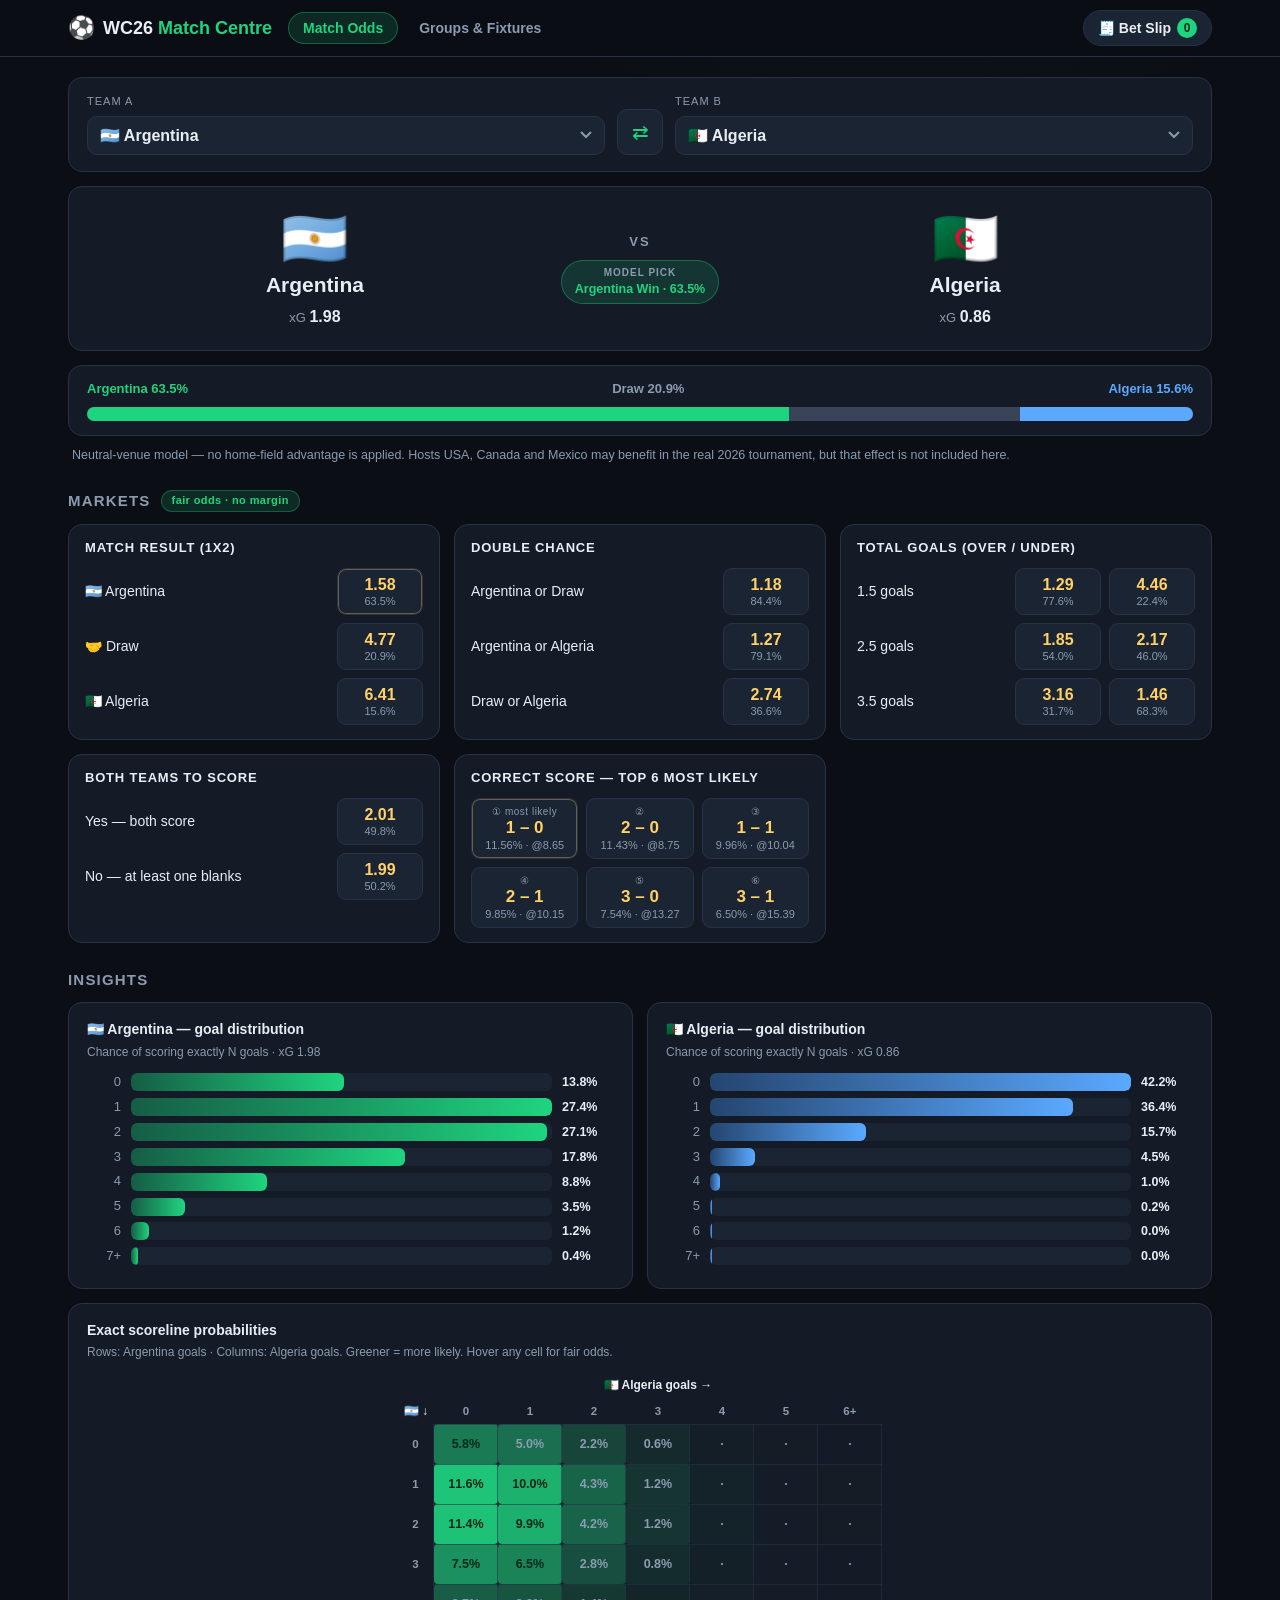
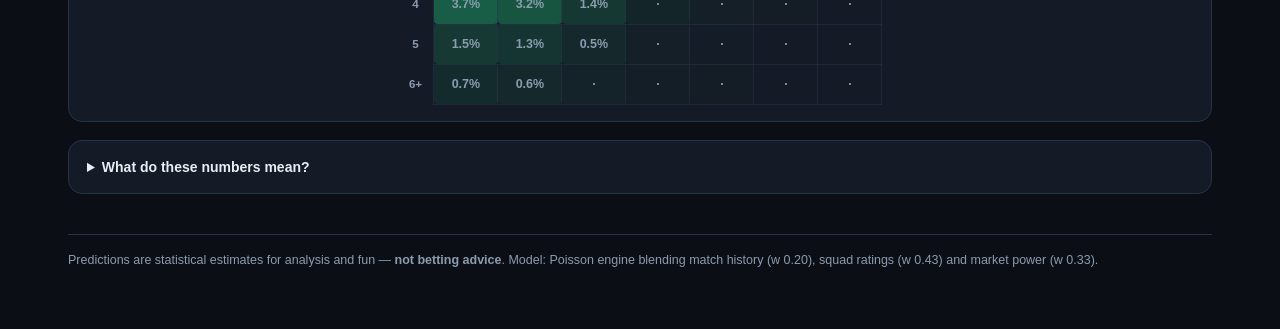
<file: webapp/index.html>
<!DOCTYPE html>
<html lang="en">
<head>
<meta charset="UTF-8">
<meta name="viewport" content="width=device-width, initial-scale=1.0">
<title>WC26 Match Centre · World Cup Prediction Engine</title>
<meta name="description" content="Poisson-based 2026 World Cup match predictor — fair odds, exact scorelines, group projections.">
<link rel="icon" href="data:image/svg+xml,<svg xmlns='http://www.w3.org/2000/svg' viewBox='0 0 100 100'><text y='.9em' font-size='90'>⚽</text></svg>">
<link rel="stylesheet" href="style.css">
</head>
<body>

<header class="topbar">
  <div class="topbar-inner">
    <div class="brand" id="brand">
      <span class="brand-ball">⚽</span>
      <span class="brand-text">WC26 <em>Match Centre</em></span>
    </div>
    <nav class="nav">
      <button class="nav-pill active" data-view="match">Match Odds</button>
      <button class="nav-pill" data-view="groups">Groups &amp; Fixtures</button>
    </nav>
    <button class="slip-toggle" id="slipToggle">
      🧾 Bet Slip <span class="slip-count" id="slipCount">0</span>
    </button>
  </div>
</header>

<main class="page">

  <!-- ======================= MATCH VIEW ======================= -->
  <section class="view" id="view-match">

    <div class="picker-bar panel">
      <div class="picker">
        <label for="homeSelect">Team A</label>
        <select id="homeSelect"></select>
      </div>
      <button class="swap-btn" id="swapBtn" title="Swap teams">⇄</button>
      <div class="picker">
        <label for="awaySelect">Team B</label>
        <select id="awaySelect"></select>
      </div>
    </div>

    <div class="hero panel" id="heroCard"><!-- filled by JS --></div>

    <div class="outcome-bar-wrap panel" id="outcomeBar"><!-- filled by JS --></div>

    <p class="note">
      Neutral-venue model — no home-field advantage is applied. Hosts USA, Canada and Mexico
      may benefit in the real 2026 tournament, but that effect is not included here.
    </p>

    <h2 class="section-title">Markets <span class="fair-tag">fair odds · no margin</span></h2>
    <div class="markets-grid" id="marketsGrid"><!-- filled by JS --></div>

    <h2 class="section-title">Insights</h2>
    <div class="insights-grid">
      <div class="panel insight-card" id="distHome"></div>
      <div class="panel insight-card" id="distAway"></div>
    </div>
    <div class="panel heatmap-card" id="heatmapCard"></div>

    <details class="explainer panel">
      <summary>What do these numbers mean?</summary>
      <div class="explainer-body">
        <p><strong>Expected Goals (xG)</strong> — the <em>average</em> goals a team is expected to
        score in this matchup. An xG of 2.0 doesn't mean exactly 2 goals; it means that over many
        replays of this fixture they would average 2 per game.</p>
        <p><strong>Win / Draw %</strong> — the chance each team wins or the match ends level,
        derived from a Poisson score model. All three always sum to 100%.</p>
        <p><strong>Fair odds</strong> — simply 1 ÷ probability, with no bookmaker margin baked in.
        Odds of 2.50 mean a 40% model chance.</p>
        <p><strong>Model pick</strong> — the win/draw outcome with the highest probability. It can
        differ from the most likely <em>exact scoreline</em>: for xG ≈ 2, scoring exactly 1 or 2
        goals are nearly equally likely (~27% each), which is why a 1–1 can edge out a 2–1.</p>
        <p>The model blends international match history (2022+), EA FC squad ratings and betting
        market power into attack / defence strengths, feeding independent Poisson distributions
        (validated at ±0.236 goals MAE vs Bet365 correct-score odds).</p>
      </div>
    </details>
  </section>

  <!-- ======================= GROUPS VIEW ======================= -->
  <section class="view hidden" id="view-groups">
    <h2 class="section-title">2026 Group Stage — Projected Tables
      <span class="fair-tag">xPts = model expected points</span>
    </h2>
    <div class="groups-grid" id="groupsGrid"><!-- filled by JS --></div>

    <h2 class="section-title">Fixture Finder</h2>
    <div class="panel fixtures-panel">
      <div class="fixture-filters">
        <select id="groupFilter"></select>
        <div class="seg" id="mdFilter">
          <button class="seg-btn active" data-md="all">All matchdays</button>
          <button class="seg-btn" data-md="1">MD 1</button>
          <button class="seg-btn" data-md="2">MD 2</button>
          <button class="seg-btn" data-md="3">MD 3</button>
        </div>
      </div>
      <div class="fixtures-list" id="fixturesList"><!-- filled by JS --></div>
    </div>
  </section>

  <footer class="footer">
    Predictions are statistical estimates for analysis and fun — <strong>not betting advice</strong>.
    Model: Poisson engine blending match history (w 0.20), squad ratings (w 0.43) and market power (w 0.33).
  </footer>
</main>

<!-- ======================= BET SLIP ======================= -->
<aside class="slip" id="slipPanel">
  <div class="slip-head">
    <span>🧾 Bet Slip</span>
    <button class="slip-close" id="slipClose">✕</button>
  </div>
  <div class="slip-body" id="slipBody"></div>
  <div class="slip-foot" id="slipFoot"></div>
</aside>
<div class="slip-backdrop" id="slipBackdrop"></div>

<div class="toast" id="toast"></div>

<script src="data.js"></script>
<script src="app.js"></script>
</body>
</html>
</file>
<file: webapp/style.css>
/* ============ WC26 Match Centre — sportsbook theme ============ */
:root {
  --bg: #0b0f15;
  --panel: #141b26;
  --panel-2: #1b2433;
  --line: #273248;
  --text: #e9eef5;
  --muted: #8b9bb0;
  --accent: #1fd47f;
  --accent-dim: rgba(31, 212, 127, 0.14);
  --odds: #ffd166;
  --draw: #8b9bb0;
  --away: #5aa9ff;
  --danger: #ff6b6b;
  --radius: 14px;
}

* { box-sizing: border-box; }
html, body { margin: 0; padding: 0; }
body {
  background:
    radial-gradient(1100px 500px at 70% -10%, rgba(31, 212, 127, 0.07), transparent 60%),
    var(--bg);
  color: var(--text);
  font-family: -apple-system, BlinkMacSystemFont, "Segoe UI", Roboto, "Helvetica Neue", Arial, sans-serif;
  line-height: 1.45;
}
button { font-family: inherit; }

/* ---------- top bar ---------- */
.topbar {
  position: sticky; top: 0; z-index: 40;
  background: rgba(11, 15, 21, 0.92);
  backdrop-filter: blur(8px);
  border-bottom: 1px solid var(--line);
}
.topbar-inner {
  max-width: 1180px; margin: 0 auto; padding: 10px 18px;
  display: flex; align-items: center; gap: 16px;
}
.brand { display: flex; align-items: center; gap: 8px; font-weight: 800; font-size: 18px; cursor: default; white-space: nowrap; }
.brand-ball { font-size: 22px; }
.brand-text em { font-style: normal; color: var(--accent); }
.nav { display: flex; gap: 6px; flex: 1; }
.nav-pill {
  background: transparent; color: var(--muted); border: 1px solid transparent;
  padding: 7px 14px; border-radius: 999px; font-size: 14px; font-weight: 600; cursor: pointer;
}
.nav-pill:hover { color: var(--text); }
.nav-pill.active { background: var(--accent-dim); color: var(--accent); border-color: rgba(31, 212, 127, 0.35); }
.slip-toggle {
  background: var(--panel-2); color: var(--text); border: 1px solid var(--line);
  padding: 7px 14px; border-radius: 999px; font-size: 14px; font-weight: 700; cursor: pointer;
  display: flex; align-items: center; gap: 6px; white-space: nowrap;
}
.slip-toggle:hover { border-color: var(--accent); }
.slip-count {
  background: var(--accent); color: #06281a; border-radius: 999px;
  font-size: 12px; font-weight: 800; min-width: 20px; height: 20px;
  display: inline-flex; align-items: center; justify-content: center; padding: 0 5px;
}

/* ---------- layout ---------- */
.page { max-width: 1180px; margin: 0 auto; padding: 20px 18px 60px; }
.view.hidden { display: none; }
.panel {
  background: var(--panel); border: 1px solid var(--line); border-radius: var(--radius);
  padding: 16px 18px;
}
.section-title {
  font-size: 15px; text-transform: uppercase; letter-spacing: 1.2px; color: var(--muted);
  margin: 26px 0 12px; display: flex; align-items: center; gap: 10px;
}
.fair-tag {
  font-size: 11px; letter-spacing: 0.4px; text-transform: none;
  background: var(--accent-dim); color: var(--accent);
  border: 1px solid rgba(31, 212, 127, 0.3); border-radius: 999px; padding: 2px 10px;
}
.note { color: var(--muted); font-size: 12.5px; margin: 10px 4px 0; }
.footer { color: var(--muted); font-size: 12.5px; margin-top: 40px; border-top: 1px solid var(--line); padding-top: 16px; }

/* ---------- picker bar ---------- */
.picker-bar { display: flex; align-items: flex-end; gap: 12px; }
.picker { flex: 1; display: flex; flex-direction: column; gap: 6px; }
.picker label { font-size: 11px; text-transform: uppercase; letter-spacing: 1px; color: var(--muted); }
.picker select {
  width: 100%; background: var(--panel-2); color: var(--text);
  border: 1px solid var(--line); border-radius: 10px; padding: 10px 12px;
  font-size: 16px; font-weight: 600; cursor: pointer; appearance: none;
  background-image: url("data:image/svg+xml;charset=UTF-8,%3csvg xmlns='http://www.w3.org/2000/svg' width='12' height='8'%3e%3cpath d='M1 1l5 5 5-5' stroke='%238b9bb0' stroke-width='2' fill='none'/%3e%3c/svg%3e");
  background-repeat: no-repeat; background-position: right 12px center;
}
.picker select:focus { outline: none; border-color: var(--accent); }
.swap-btn {
  background: var(--panel-2); color: var(--accent); border: 1px solid var(--line);
  border-radius: 10px; width: 46px; height: 46px; font-size: 20px; cursor: pointer; flex: none;
}
.swap-btn:hover { border-color: var(--accent); }

/* ---------- hero ---------- */
.hero { margin-top: 14px; padding: 22px 18px; }
.hero-grid { display: grid; grid-template-columns: 1fr auto 1fr; align-items: center; gap: 10px; }
.hero-team { text-align: center; }
.hero-flag { font-size: 54px; line-height: 1.1; }
.hero-name { font-size: 21px; font-weight: 800; margin-top: 2px; }
.hero-xg { color: var(--muted); font-size: 13px; margin-top: 4px; }
.hero-xg b { color: var(--text); font-size: 16px; }
.hero-mid { text-align: center; padding: 0 8px; }
.hero-vs { font-size: 13px; font-weight: 800; color: var(--muted); letter-spacing: 2px; }
.pick-badge {
  margin-top: 8px; display: inline-block;
  background: var(--accent-dim); border: 1px solid rgba(31, 212, 127, 0.35);
  color: var(--accent); font-size: 12.5px; font-weight: 700;
  border-radius: 999px; padding: 5px 13px; white-space: nowrap;
}
.pick-badge small { display: block; font-size: 10px; font-weight: 600; color: var(--muted); letter-spacing: 1px; }

/* ---------- outcome bar ---------- */
.outcome-bar-wrap { margin-top: 14px; padding: 14px 18px; }
.outcome-legend { display: flex; justify-content: space-between; font-size: 13px; margin-bottom: 8px; gap: 8px; flex-wrap: wrap; }
.outcome-legend .ol-home { color: var(--accent); font-weight: 700; }
.outcome-legend .ol-draw { color: var(--draw); font-weight: 700; }
.outcome-legend .ol-away { color: var(--away); font-weight: 700; }
.outcome-bar { display: flex; height: 14px; border-radius: 999px; overflow: hidden; background: var(--panel-2); }
.outcome-bar .seg-home { background: var(--accent); }
.outcome-bar .seg-draw { background: #3a4458; }
.outcome-bar .seg-away { background: var(--away); }

/* ---------- markets ---------- */
.markets-grid { display: grid; grid-template-columns: repeat(auto-fit, minmax(300px, 1fr)); gap: 14px; }
.market-card { background: var(--panel); border: 1px solid var(--line); border-radius: var(--radius); padding: 14px 16px; }
.market-name { font-size: 13px; font-weight: 800; text-transform: uppercase; letter-spacing: 0.8px; color: var(--text); margin-bottom: 10px; }
.market-rows { display: flex; flex-direction: column; gap: 8px; }
.market-row { display: flex; align-items: center; gap: 8px; }
.market-row .row-label { flex: 1; font-size: 14px; color: var(--text); min-width: 0; overflow: hidden; text-overflow: ellipsis; white-space: nowrap; }

.odds-btn {
  background: var(--panel-2); border: 1px solid var(--line); border-radius: 9px;
  color: var(--text); padding: 7px 10px; min-width: 86px; cursor: pointer;
  display: flex; flex-direction: column; align-items: center; gap: 1px;
  transition: border-color 0.12s, background 0.12s;
}
.odds-btn:hover { border-color: var(--accent); }
.odds-btn .ob-odds { font-size: 16px; font-weight: 800; color: var(--odds); }
.odds-btn .ob-prob { font-size: 11px; color: var(--muted); }
.odds-btn.selected { background: var(--accent-dim); border-color: var(--accent); }
.odds-btn.selected .ob-odds { color: var(--accent); }
.odds-btn.best { box-shadow: 0 0 0 1px rgba(255, 209, 102, 0.35) inset; }

.score-grid { display: grid; grid-template-columns: repeat(3, 1fr); gap: 8px; }
.score-btn { min-width: 0; }
.score-btn .ob-score { font-size: 17px; font-weight: 800; }
.rank-dot { font-size: 10px; color: var(--muted); letter-spacing: 0.5px; }

/* ---------- insights ---------- */
.insights-grid { display: grid; grid-template-columns: 1fr 1fr; gap: 14px; }
.insight-card .ic-title { font-size: 14px; font-weight: 800; margin-bottom: 4px; }
.insight-card .ic-sub { font-size: 12px; color: var(--muted); margin-bottom: 12px; }
.dist-row { display: flex; align-items: center; gap: 10px; margin: 6px 0; }
.dist-row .dr-label { width: 34px; font-size: 13px; color: var(--muted); text-align: right; }
.dist-row .dr-track { flex: 1; background: var(--panel-2); border-radius: 6px; height: 18px; overflow: hidden; }
.dist-row .dr-fill { height: 100%; border-radius: 6px; background: linear-gradient(90deg, #11865296, var(--accent)); min-width: 2px; }
.dist-row.away .dr-fill { background: linear-gradient(90deg, #2b5d9b96, var(--away)); }
.dist-row .dr-val { width: 52px; font-size: 12.5px; font-weight: 700; }

.heatmap-card { margin-top: 14px; overflow-x: auto; }
.heatmap-title { font-size: 14px; font-weight: 800; margin-bottom: 4px; }
.heatmap-sub { font-size: 12px; color: var(--muted); margin-bottom: 12px; }
.heatmap { border-collapse: collapse; margin: 0 auto; }
.heatmap th { font-size: 11.5px; color: var(--muted); font-weight: 600; padding: 4px 6px; }
.heatmap th.axis { color: var(--text); font-weight: 800; font-size: 12px; }
.heatmap td {
  width: 64px; height: 40px; text-align: center; font-size: 12.5px; font-weight: 600;
  border: 1px solid rgba(39, 50, 72, 0.6); border-radius: 4px; color: var(--muted);
}
.heatmap td.hot { color: #06281a; font-weight: 800; }
.heatmap td .cell-score { display: block; font-size: 10px; opacity: 0.75; }

/* ---------- explainer ---------- */
.explainer { margin-top: 18px; }
.explainer summary { cursor: pointer; font-weight: 700; color: var(--text); font-size: 14px; }
.explainer-body { color: var(--muted); font-size: 13.5px; padding-top: 6px; }
.explainer-body strong { color: var(--text); }

/* ---------- groups view ---------- */
.groups-grid { display: grid; grid-template-columns: repeat(auto-fill, minmax(255px, 1fr)); gap: 14px; }
.group-card { background: var(--panel); border: 1px solid var(--line); border-radius: var(--radius); padding: 14px 16px; }
.group-card h3 {
  margin: 0 0 10px; font-size: 13px; text-transform: uppercase; letter-spacing: 1px;
  color: var(--accent); display: flex; justify-content: space-between;
}
.group-card h3 small { color: var(--muted); letter-spacing: 0.3px; text-transform: none; font-weight: 600; }
.gc-row { display: flex; align-items: center; gap: 8px; padding: 5px 6px; border-radius: 8px; font-size: 14px; }
.gc-row.qualify { background: rgba(31, 212, 127, 0.07); }
.gc-row .gc-pos { width: 14px; color: var(--muted); font-size: 12px; }
.gc-row .gc-team { flex: 1; font-weight: 600; min-width: 0; overflow: hidden; text-overflow: ellipsis; white-space: nowrap; }
.gc-row .gc-pts { font-weight: 800; color: var(--odds); font-size: 13px; }

.fixtures-panel { margin-top: 4px; }
.fixture-filters { display: flex; gap: 10px; flex-wrap: wrap; margin-bottom: 12px; }
.fixture-filters select {
  background: var(--panel-2); color: var(--text); border: 1px solid var(--line);
  border-radius: 9px; padding: 8px 12px; font-size: 14px; font-weight: 600; cursor: pointer;
}
.seg { display: flex; background: var(--panel-2); border: 1px solid var(--line); border-radius: 9px; overflow: hidden; }
.seg-btn { background: transparent; border: none; color: var(--muted); padding: 8px 14px; font-size: 13px; font-weight: 700; cursor: pointer; }
.seg-btn.active { background: var(--accent-dim); color: var(--accent); }

.fixtures-list { display: flex; flex-direction: column; }
.fixture-row {
  display: flex; align-items: center; gap: 10px; padding: 10px 6px;
  border-bottom: 1px solid rgba(39, 50, 72, 0.55); font-size: 14px;
}
.fixture-row:last-child { border-bottom: none; }
.fx-meta { color: var(--muted); font-size: 11.5px; width: 110px; flex: none; }
.fx-teams { flex: 1; display: flex; align-items: center; gap: 6px; min-width: 0; flex-wrap: wrap; }
.fx-teams b { font-weight: 700; }
.fx-vs { color: var(--muted); font-size: 11px; }
.fx-btn {
  background: var(--panel-2); border: 1px solid var(--line); color: var(--accent);
  border-radius: 8px; padding: 6px 12px; font-size: 12.5px; font-weight: 700; cursor: pointer; flex: none;
}
.fx-btn:hover { border-color: var(--accent); }

/* ---------- bet slip ---------- */
.slip {
  position: fixed; top: 0; right: 0; bottom: 0; width: 340px; max-width: 92vw; z-index: 60;
  background: var(--panel); border-left: 1px solid var(--line);
  transform: translateX(105%); transition: transform 0.22s ease;
  display: flex; flex-direction: column;
}
.slip.open { transform: translateX(0); }
.slip-backdrop {
  position: fixed; inset: 0; background: rgba(0, 0, 0, 0.5); z-index: 50;
  opacity: 0; pointer-events: none; transition: opacity 0.22s;
}
.slip-backdrop.open { opacity: 1; pointer-events: auto; }
.slip-head {
  display: flex; justify-content: space-between; align-items: center;
  padding: 14px 16px; border-bottom: 1px solid var(--line); font-weight: 800; font-size: 16px;
}
.slip-close { background: none; border: none; color: var(--muted); font-size: 16px; cursor: pointer; }
.slip-body { flex: 1; overflow-y: auto; padding: 12px 16px; }
.slip-empty { color: var(--muted); font-size: 13.5px; text-align: center; margin-top: 30px; }
.sel-card { background: var(--panel-2); border: 1px solid var(--line); border-radius: 10px; padding: 10px 12px; margin-bottom: 10px; }
.sel-top { display: flex; justify-content: space-between; align-items: flex-start; gap: 8px; }
.sel-pick { font-weight: 800; font-size: 14px; }
.sel-odds { color: var(--odds); font-weight: 800; font-size: 15px; }
.sel-meta { color: var(--muted); font-size: 12px; margin-top: 2px; }
.sel-remove { background: none; border: none; color: var(--danger); font-size: 12px; cursor: pointer; padding: 4px 0 0; }
.slip-foot { border-top: 1px solid var(--line); padding: 14px 16px; }
.slip-line { display: flex; justify-content: space-between; font-size: 13.5px; margin-bottom: 6px; color: var(--muted); }
.slip-line b { color: var(--text); }
.slip-line .big { color: var(--accent); font-size: 16px; font-weight: 800; }
.stake-row { display: flex; align-items: center; gap: 8px; margin: 10px 0; }
.stake-row label { font-size: 13px; color: var(--muted); }
.stake-row input {
  flex: 1; background: var(--panel-2); border: 1px solid var(--line); color: var(--text);
  border-radius: 8px; padding: 8px 10px; font-size: 15px; font-weight: 700; width: 80px;
}
.stake-row input:focus { outline: none; border-color: var(--accent); }
.slip-clear {
  width: 100%; background: none; border: 1px solid var(--line); color: var(--muted);
  border-radius: 8px; padding: 8px; font-size: 13px; cursor: pointer; margin-top: 6px;
}
.slip-clear:hover { color: var(--danger); border-color: var(--danger); }
.slip-note { color: var(--muted); font-size: 11px; margin-top: 10px; }

/* ---------- toast ---------- */
.toast {
  position: fixed; bottom: 24px; left: 50%; transform: translateX(-50%) translateY(20px);
  background: var(--panel-2); border: 1px solid var(--accent); color: var(--text);
  border-radius: 999px; padding: 9px 18px; font-size: 13.5px; font-weight: 600;
  opacity: 0; pointer-events: none; transition: opacity 0.2s, transform 0.2s; z-index: 70;
}
.toast.show { opacity: 1; transform: translateX(-50%) translateY(0); }

/* ---------- responsive ---------- */
@media (max-width: 760px) {
  .topbar-inner { flex-wrap: wrap; gap: 8px; }
  .nav { order: 3; width: 100%; }
  .picker-bar { flex-direction: column; align-items: stretch; }
  .swap-btn { width: 100%; height: 38px; }
  .hero-grid { grid-template-columns: 1fr 1fr; }
  .hero-mid { grid-column: 1 / -1; grid-row: 2; }
  .pick-badge { white-space: normal; }
  .hero-flag { font-size: 40px; }
  .hero-name { font-size: 17px; }
  .insights-grid { grid-template-columns: 1fr; }
  .fx-meta { width: 70px; }
}
</file>
